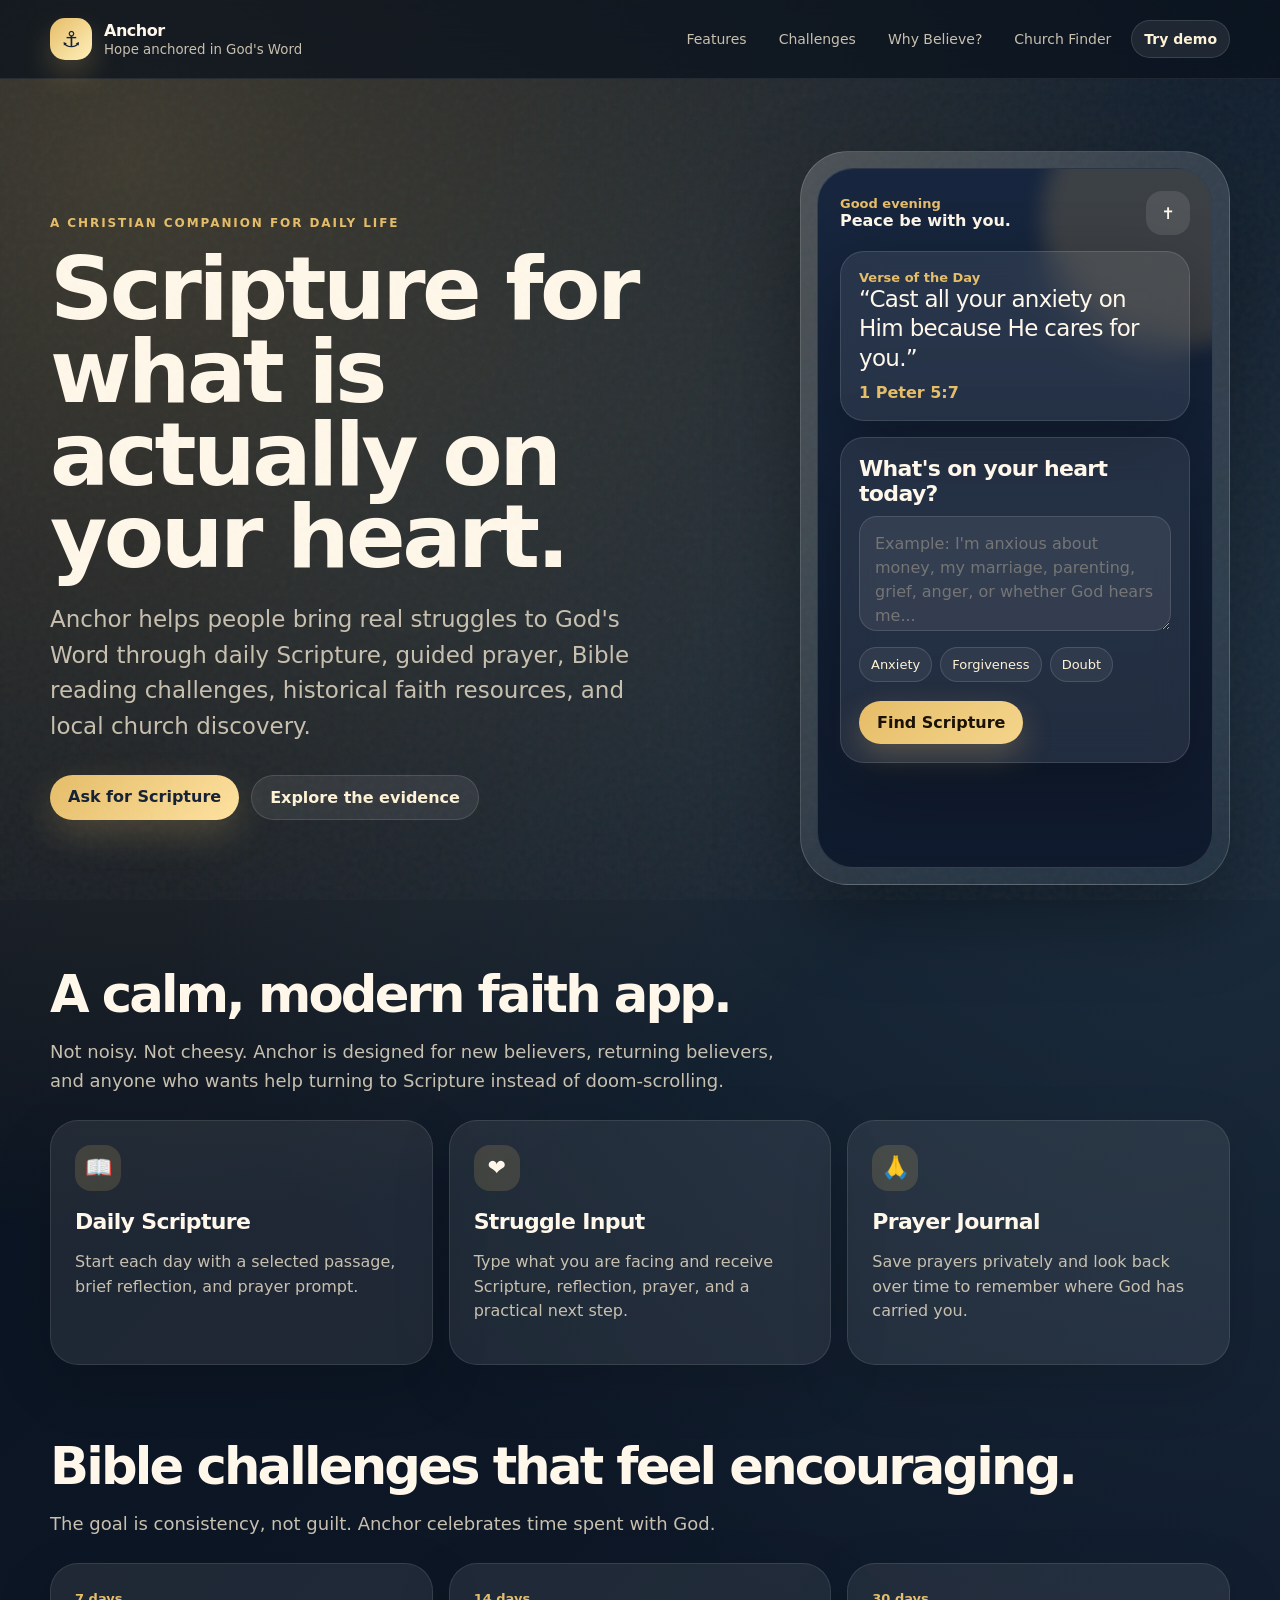
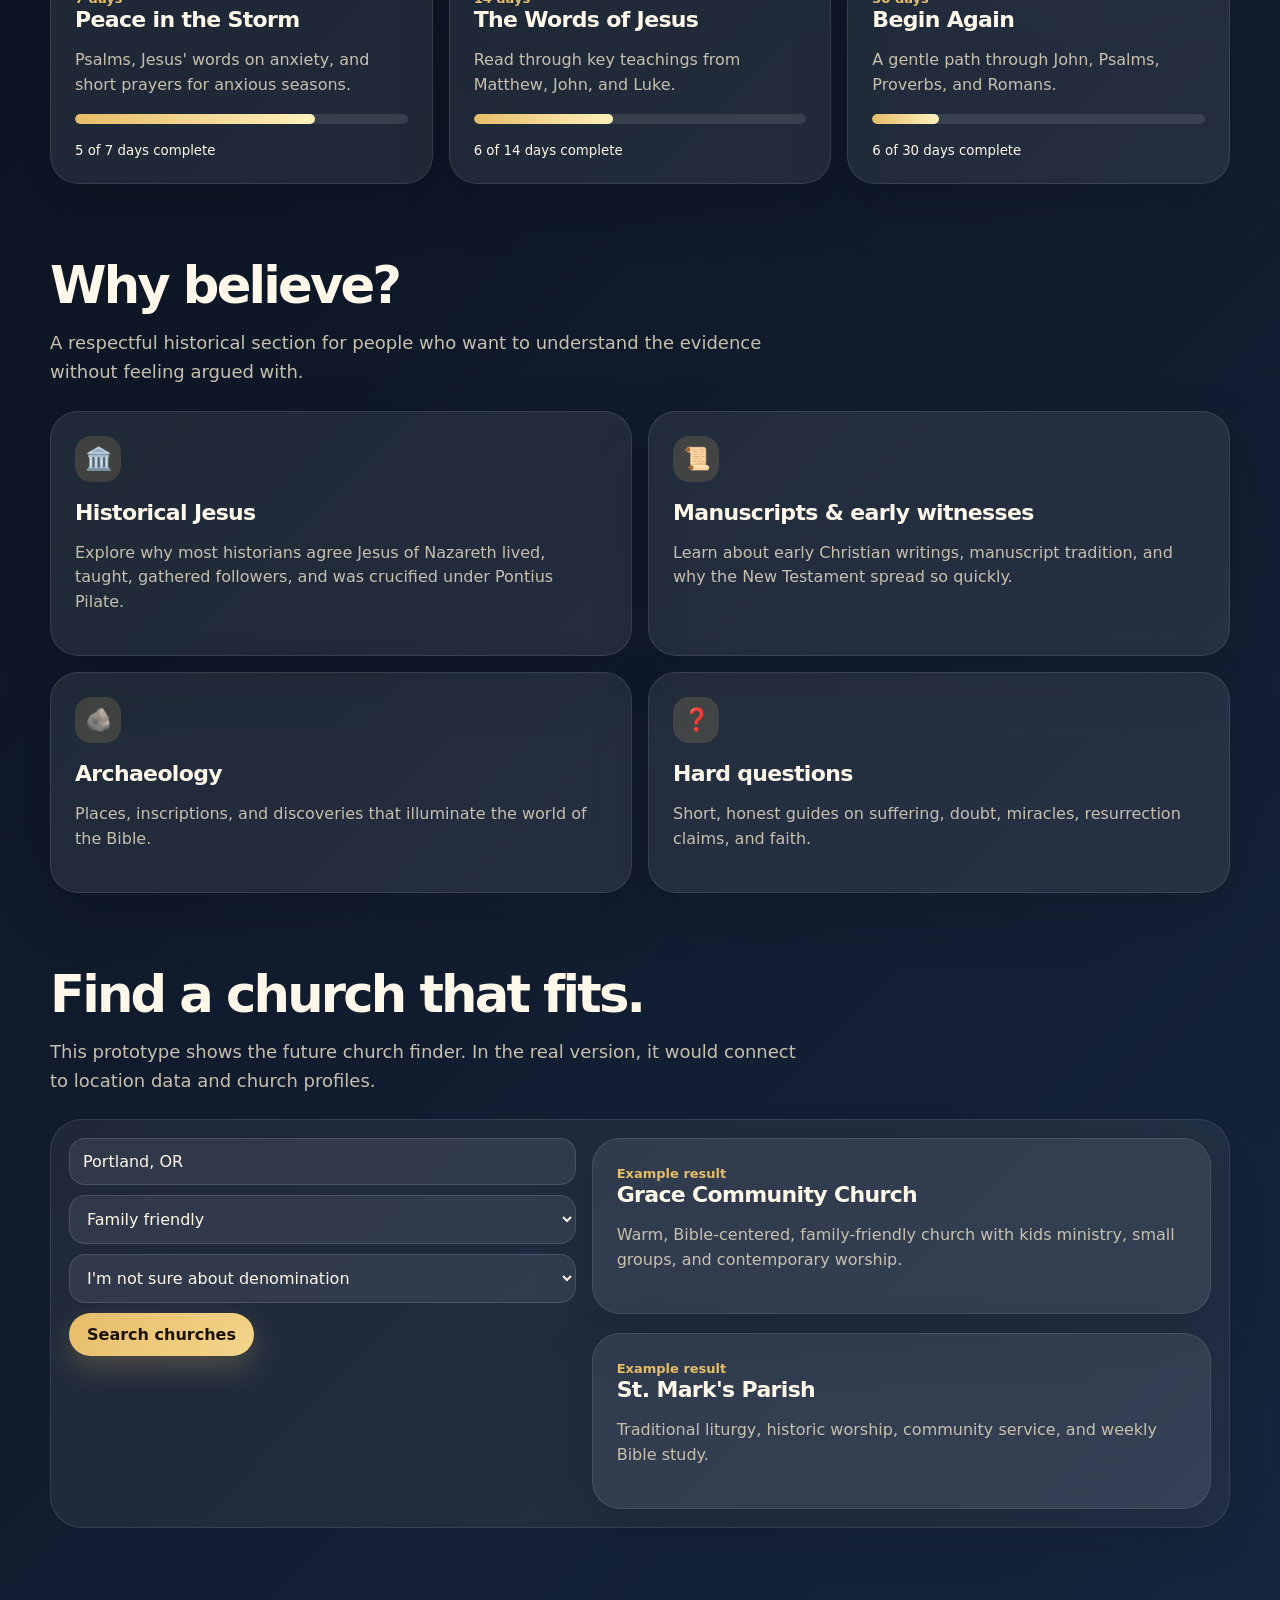
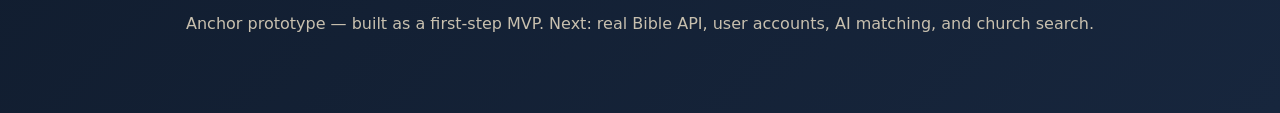
<file: index.html>
<!DOCTYPE html>
<html lang="en">
<head>
  <meta charset="UTF-8" />
  <meta name="viewport" content="width=device-width, initial-scale=1.0" />
  <title>Anchor — Hope Anchored in God's Word</title>
  <link rel="stylesheet" href="styles.css">
  <style>
    :root {
      --bg: #0d1726;
      --bg-soft: #132238;
      --card: rgba(255, 255, 255, 0.08);
      --card-strong: rgba(255, 255, 255, 0.13);
      --text: #fff8ea;
      --muted: #c8c0af;
      --gold: #e6bd68;
      --gold-dark: #b98a36;
      --cream: #fff3d6;
      --green: #86b78d;
      --danger: #e8897a;
      --shadow: 0 30px 80px rgba(0,0,0,.35);
      --radius: 28px;
      --max: 1180px;
    }

    * { box-sizing: border-box; }
    html { scroll-behavior: smooth; }
    body {
      margin: 0;
      font-family: Inter, ui-sans-serif, system-ui, -apple-system, BlinkMacSystemFont, "Segoe UI", sans-serif;
      background:
        radial-gradient(circle at 10% 5%, rgba(230,189,104,.24), transparent 32%),
        radial-gradient(circle at 90% 20%, rgba(99,148,170,.2), transparent 35%),
        linear-gradient(135deg, #09111d, var(--bg) 45%, #17263d);
      color: var(--text);
      min-height: 100vh;
    }

    a { color: inherit; text-decoration: none; }
    button, input, textarea, select { font: inherit; }

    .noise {
      position: fixed;
      inset: 0;
      pointer-events: none;
      opacity: .045;
      background-image: url("data:image/svg+xml,%3Csvg viewBox='0 0 200 200' xmlns='http://www.w3.org/2000/svg'%3E%3Cfilter id='n'%3E%3CfeTurbulence type='fractalNoise' baseFrequency='.75' numOctaves='3' stitchTiles='stitch'/%3E%3C/filter%3E%3Crect width='100%25' height='100%25' filter='url(%23n)'/%3E%3C/svg%3E");
    }

    .wrap { width: min(var(--max), calc(100% - 32px)); margin: 0 auto; }

    header {
      position: sticky;
      top: 0;
      z-index: 20;
      backdrop-filter: blur(18px);
      background: rgba(9,17,29,.72);
      border-bottom: 1px solid rgba(255,255,255,.08);
    }

    .nav {
      display: flex;
      justify-content: space-between;
      align-items: center;
      padding: 18px 0;
      gap: 18px;
    }

    .brand { display: flex; align-items: center; gap: 12px; font-weight: 800; letter-spacing: -.03em; }
    .logo {
      width: 42px; height: 42px; border-radius: 15px;
      display: grid; place-items: center;
      background: linear-gradient(135deg, var(--gold), #fff0bb);
      color: #152238;
      box-shadow: 0 14px 30px rgba(230,189,104,.24);
      font-size: 22px;
    }
    .brand small { display: block; color: var(--muted); font-weight: 500; letter-spacing: 0; margin-top: 2px; }

    .nav-links { display: flex; align-items: center; gap: 8px; flex-wrap: wrap; justify-content: flex-end; }
    .nav-links a { color: var(--muted); padding: 10px 12px; border-radius: 999px; font-size: 14px; }
    .nav-links a:hover { background: rgba(255,255,255,.08); color: var(--text); }
    .btn {
      border: 0;
      background: linear-gradient(135deg, var(--gold), #ffe3a0);
      color: #142033;
      font-weight: 800;
      padding: 12px 18px;
      border-radius: 999px;
      cursor: pointer;
      box-shadow: 0 14px 36px rgba(230,189,104,.22);
      transition: transform .18s ease, box-shadow .18s ease;
    }
    .btn:hover { transform: translateY(-2px); box-shadow: 0 18px 42px rgba(230,189,104,.3); }
    .btn.secondary { background: rgba(255,255,255,.08); color: var(--cream); box-shadow: none; border: 1px solid rgba(255,255,255,.12); }

    .hero {
      display: grid;
      grid-template-columns: 1.05fr .95fr;
      gap: 34px;
      align-items: center;
      padding: 72px 0 46px;
    }
    .eyebrow { color: var(--gold); text-transform: uppercase; letter-spacing: .16em; font-size: 12px; font-weight: 800; }
    h1 { font-size: clamp(48px, 7vw, 88px); line-height: .94; margin: 18px 0 18px; letter-spacing: -.07em; }
    .lead { color: var(--muted); font-size: clamp(18px, 2.2vw, 23px); line-height: 1.55; max-width: 680px; }
    .hero-actions { display: flex; gap: 12px; flex-wrap: wrap; margin-top: 30px; }

    .phone {
      width: min(430px, 100%);
      margin-left: auto;
      border-radius: 48px;
      padding: 16px;
      background: linear-gradient(145deg, rgba(255,255,255,.18), rgba(255,255,255,.04));
      border: 1px solid rgba(255,255,255,.16);
      box-shadow: var(--shadow);
    }
    .screen {
      min-height: 700px;
      border-radius: 36px;
      background: linear-gradient(180deg, #17263e, #0f1a2d);
      border: 1px solid rgba(255,255,255,.12);
      padding: 22px;
      overflow: hidden;
      position: relative;
    }
    .screen:before {
      content: "";
      position: absolute; inset: -80px -90px auto auto;
      width: 260px; height: 260px; border-radius: 999px;
      background: rgba(230,189,104,.18); filter: blur(10px);
    }
    .app-top { display: flex; justify-content: space-between; align-items: center; position: relative; z-index: 2; }
    .avatar { width: 44px; height: 44px; border-radius: 16px; background: rgba(255,255,255,.1); display:grid; place-items:center; }
    .app-card {
      position: relative; z-index: 2;
      background: var(--card);
      border: 1px solid rgba(255,255,255,.12);
      border-radius: 24px;
      padding: 18px;
      margin-top: 16px;
    }
    .verse { font-size: 23px; line-height: 1.28; letter-spacing: -.03em; }
    .ref { color: var(--gold); margin-top: 10px; font-weight: 700; }
    .input-box textarea {
      width: 100%; min-height: 115px; resize: vertical;
      color: var(--text); background: rgba(255,255,255,.07);
      border: 1px solid rgba(255,255,255,.12); border-radius: 18px;
      padding: 15px; outline: none; line-height: 1.5;
    }
    .input-box textarea:focus { border-color: rgba(230,189,104,.7); box-shadow: 0 0 0 4px rgba(230,189,104,.12); }
    .result { display: none; animation: rise .28s ease; }
    .result.show { display: block; }
    @keyframes rise { from { opacity: 0; transform: translateY(8px); } to { opacity: 1; transform: translateY(0); } }

    .chips { display: flex; gap: 8px; flex-wrap: wrap; margin-top: 12px; }
    .chip { border: 1px solid rgba(255,255,255,.13); background: rgba(255,255,255,.06); color: var(--cream); padding: 9px 11px; border-radius: 999px; font-size: 13px; cursor:pointer; }
    .chip:hover { border-color: rgba(230,189,104,.55); }

    .section { padding: 38px 0; }
    .section-title { font-size: clamp(34px, 4vw, 54px); line-height: 1; letter-spacing: -.055em; margin: 0 0 12px; }
    .section-lead { color: var(--muted); max-width: 760px; font-size: 18px; line-height: 1.6; margin-bottom: 24px; }
    .grid { display: grid; grid-template-columns: repeat(3, 1fr); gap: 16px; }
    .feature, .challenge, .evidence, .church-card {
      background: var(--card);
      border: 1px solid rgba(255,255,255,.1);
      border-radius: var(--radius);
      padding: 24px;
      box-shadow: 0 20px 60px rgba(0,0,0,.14);
    }
    .icon { width: 46px; height: 46px; border-radius: 16px; background: rgba(230,189,104,.16); display:grid; place-items:center; font-size: 22px; margin-bottom: 18px; }
    h3 { margin: 0 0 10px; letter-spacing: -.03em; font-size: 22px; }
    p { color: var(--muted); line-height: 1.55; }
    .progress { height: 10px; border-radius: 999px; background: rgba(255,255,255,.1); overflow:hidden; margin: 16px 0; }
    .progress > span { display:block; height:100%; width: var(--w); background: linear-gradient(90deg, var(--gold), #fff0bb); border-radius: inherit; }
    .tag { color: var(--gold); font-size: 13px; font-weight: 800; }

    .two { display: grid; grid-template-columns: 1fr 1fr; gap: 16px; }
    .finder {
      display: grid; grid-template-columns: .9fr 1.1fr; gap: 16px;
      background: rgba(255,255,255,.06); border: 1px solid rgba(255,255,255,.1); border-radius: 32px; padding: 18px;
    }
    .finder select, .finder input {
      width: 100%; margin-bottom: 10px; border-radius: 16px; padding: 13px;
      border: 1px solid rgba(255,255,255,.12); background: rgba(255,255,255,.08); color: var(--text); outline:none;
    }
    option { color: #111; }
    footer { padding: 48px 0 80px; color: var(--muted); text-align:center; }

    @media (max-width: 900px) {
      .hero, .two, .finder { grid-template-columns: 1fr; }
      .phone { margin: 0 auto; }
      .grid { grid-template-columns: 1fr; }
      .nav-links a { display: none; }
      .screen { min-height: auto; }
    }
  </style>
</head>
<body>
  <div class="noise"></div>
  <header>
    <div class="wrap nav">
      <a href="#top" class="brand">
        <span class="logo">⚓</span>
        <span>Anchor <small>Hope anchored in God's Word</small></span>
      </a>
      <nav class="nav-links">
        <a href="#features">Features</a>
        <a href="#challenges">Challenges</a>
        <a href="#believe">Why Believe?</a>
        <a href="#churches">Church Finder</a>
        <a class="btn secondary" href="#demo">Try demo</a>
      </nav>
    </div>
  </header>

  <main id="top" class="wrap">
    <section class="hero">
      <div>
        <div class="eyebrow">A Christian companion for daily life</div>
        <h1>Scripture for what is actually on your heart.</h1>
        <p class="lead">Anchor helps people bring real struggles to God's Word through daily Scripture, guided prayer, Bible reading challenges, historical faith resources, and local church discovery.</p>
        <div class="hero-actions">
          <a class="btn" href="#demo">Ask for Scripture</a>
          <a class="btn secondary" href="#believe">Explore the evidence</a>
        </div>
      </div>

      <div class="phone" id="demo">
        <div class="screen">
          <div class="app-top">
            <div>
              <div class="tag">Good evening</div>
              <strong>Peace be with you.</strong>
            </div>
            <div class="avatar">✝️</div>
          </div>

          <div class="app-card">
            <div class="tag">Verse of the Day</div>
            <div class="verse">“Cast all your anxiety on Him because He cares for you.”</div>
            <div class="ref">1 Peter 5:7</div>
          </div>

          <div class="app-card input-box">
            <h3>What's on your heart today?</h3>
            <textarea id="struggle" placeholder="Example: I'm anxious about money, my marriage, parenting, grief, anger, or whether God hears me..."></textarea>
            <div class="chips">
              <button class="chip" data-text="I feel anxious about money and the future.">Anxiety</button>
              <button class="chip" data-text="I am angry and struggling to forgive someone.">Forgiveness</button>
              <button class="chip" data-text="I feel distant from God and unsure if He hears me.">Doubt</button>
            </div>
            <br />
            <button class="btn" id="findScripture">Find Scripture</button>
          </div>

          <div class="app-card result" id="result">
            <div class="tag">God's Word for Today</div>
            <div class="verse" id="resultVerse"></div>
            <div class="ref" id="resultRef"></div>
            <p id="reflection"></p>
            <p><strong style="color:var(--cream)">Prayer:</strong> <span id="prayer"></span></p>
            <p><strong style="color:var(--cream)">Challenge:</strong> <span id="challenge"></span></p>
          </div>
        </div>
      </div>
    </section>

    <section id="features" class="section">
      <h2 class="section-title">A calm, modern faith app.</h2>
      <p class="section-lead">Not noisy. Not cheesy. Anchor is designed for new believers, returning believers, and anyone who wants help turning to Scripture instead of doom-scrolling.</p>
      <div class="grid">
        <div class="feature"><div class="icon">📖</div><h3>Daily Scripture</h3><p>Start each day with a selected passage, brief reflection, and prayer prompt.</p></div>
        <div class="feature"><div class="icon">❤️</div><h3>Struggle Input</h3><p>Type what you are facing and receive Scripture, reflection, prayer, and a practical next step.</p></div>
        <div class="feature"><div class="icon">🙏</div><h3>Prayer Journal</h3><p>Save prayers privately and look back over time to remember where God has carried you.</p></div>
      </div>
    </section>

    <section id="challenges" class="section">
      <h2 class="section-title">Bible challenges that feel encouraging.</h2>
      <p class="section-lead">The goal is consistency, not guilt. Anchor celebrates time spent with God.</p>
      <div class="grid">
        <div class="challenge"><span class="tag">7 days</span><h3>Peace in the Storm</h3><p>Psalms, Jesus' words on anxiety, and short prayers for anxious seasons.</p><div class="progress"><span style="--w:72%"></span></div><small>5 of 7 days complete</small></div>
        <div class="challenge"><span class="tag">14 days</span><h3>The Words of Jesus</h3><p>Read through key teachings from Matthew, John, and Luke.</p><div class="progress"><span style="--w:42%"></span></div><small>6 of 14 days complete</small></div>
        <div class="challenge"><span class="tag">30 days</span><h3>Begin Again</h3><p>A gentle path through John, Psalms, Proverbs, and Romans.</p><div class="progress"><span style="--w:20%"></span></div><small>6 of 30 days complete</small></div>
      </div>
    </section>

    <section id="believe" class="section">
      <h2 class="section-title">Why believe?</h2>
      <p class="section-lead">A respectful historical section for people who want to understand the evidence without feeling argued with.</p>
      <div class="two">
        <div class="evidence"><div class="icon">🏛️</div><h3>Historical Jesus</h3><p>Explore why most historians agree Jesus of Nazareth lived, taught, gathered followers, and was crucified under Pontius Pilate.</p></div>
        <div class="evidence"><div class="icon">📜</div><h3>Manuscripts & early witnesses</h3><p>Learn about early Christian writings, manuscript tradition, and why the New Testament spread so quickly.</p></div>
        <div class="evidence"><div class="icon">🪨</div><h3>Archaeology</h3><p>Places, inscriptions, and discoveries that illuminate the world of the Bible.</p></div>
        <div class="evidence"><div class="icon">❓</div><h3>Hard questions</h3><p>Short, honest guides on suffering, doubt, miracles, resurrection claims, and faith.</p></div>
      </div>
    </section>

    <section id="churches" class="section">
      <h2 class="section-title">Find a church that fits.</h2>
      <p class="section-lead">This prototype shows the future church finder. In the real version, it would connect to location data and church profiles.</p>
      <div class="finder">
        <div>
          <input placeholder="City or ZIP code" value="Portland, OR" />
          <select><option>Family friendly</option><option>Young adults</option><option>Traditional worship</option><option>Contemporary worship</option><option>Small groups</option></select>
          <select><option>I'm not sure about denomination</option><option>Non-denominational</option><option>Catholic</option><option>Baptist</option><option>Lutheran</option><option>Methodist</option></select>
          <button class="btn">Search churches</button>
        </div>
        <div>
          <div class="church-card"><span class="tag">Example result</span><h3>Grace Community Church</h3><p>Warm, Bible-centered, family-friendly church with kids ministry, small groups, and contemporary worship.</p></div>
          <br />
          <div class="church-card"><span class="tag">Example result</span><h3>St. Mark's Parish</h3><p>Traditional liturgy, historic worship, community service, and weekly Bible study.</p></div>
        </div>
      </div>
    </section>
  </main>

  <footer class="wrap">Anchor prototype — built as a first-step MVP. Next: real Bible API, user accounts, AI matching, and church search.</footer>

  <script>
    const data = {
      anxiety: {
        verse: '“Do not worry about tomorrow, for tomorrow will worry about itself.”', ref: 'Matthew 6:34',
        reflection: 'Jesus does not shame anxious hearts. He invites us back to today, where grace is actually available.',
        prayer: 'Lord, bring my mind back to Your presence today. Help me trust You with what I cannot control.',
        challenge: 'Before checking your phone tomorrow morning, spend five quiet minutes with this verse.'
      },
      forgive: {
        verse: '“Be kind and compassionate to one another, forgiving each other, just as in Christ God forgave you.”', ref: 'Ephesians 4:32',
        reflection: 'Forgiveness is not pretending pain did not happen. It is refusing to let bitterness become your master.',
        prayer: 'Lord, soften what has become hard in me. Teach me mercy without ignoring truth.',
        challenge: 'Pray once today for the person you are struggling to forgive.'
      },
      doubt: {
        verse: '“I do believe; help me overcome my unbelief!”', ref: 'Mark 9:24',
        reflection: 'Scripture makes room for honest faith. Doubt can become a doorway to deeper trust when brought to God honestly.',
        prayer: 'God, meet me in my questions. Give me courage to keep seeking You.',
        challenge: 'Read John 20 today and notice how Jesus responds to Thomas.'
      },
      default: {
        verse: '“The Lord is close to the brokenhearted and saves those who are crushed in spirit.”', ref: 'Psalm 34:18',
        reflection: 'God is not far from pain. Scripture repeatedly shows Him moving toward the wounded, weary, and afraid.',
        prayer: 'Father, be near to me today. Lead me one faithful step at a time.',
        challenge: 'Write one honest sentence to God, exactly as you are feeling.'
      }
    };

    const struggle = document.getElementById('struggle');
    const result = document.getElementById('result');
    const button = document.getElementById('findScripture');

    document.querySelectorAll('.chip').forEach(chip => chip.addEventListener('click', () => {
      struggle.value = chip.dataset.text;
      button.click();
    }));

    button.addEventListener('click', () => {
      const text = struggle.value.toLowerCase();
      let pick = data.default;
      if (text.includes('anx') || text.includes('money') || text.includes('fear') || text.includes('future')) pick = data.anxiety;
      if (text.includes('forgive') || text.includes('angry') || text.includes('anger') || text.includes('bitter')) pick = data.forgive;
      if (text.includes('doubt') || text.includes('distant') || text.includes('hear') || text.includes('unsure')) pick = data.doubt;
      document.getElementById('resultVerse').textContent = pick.verse;
      document.getElementById('resultRef').textContent = pick.ref;
      document.getElementById('reflection').textContent = pick.reflection;
      document.getElementById('prayer').textContent = pick.prayer;
      document.getElementById('challenge').textContent = pick.challenge;
      result.classList.add('show');
      result.scrollIntoView({behavior:'smooth', block:'nearest'});
    });
  </script>
<script src="data/verses.js"></script>
<script src="script.js"></script>
</body>
</html>
</file>
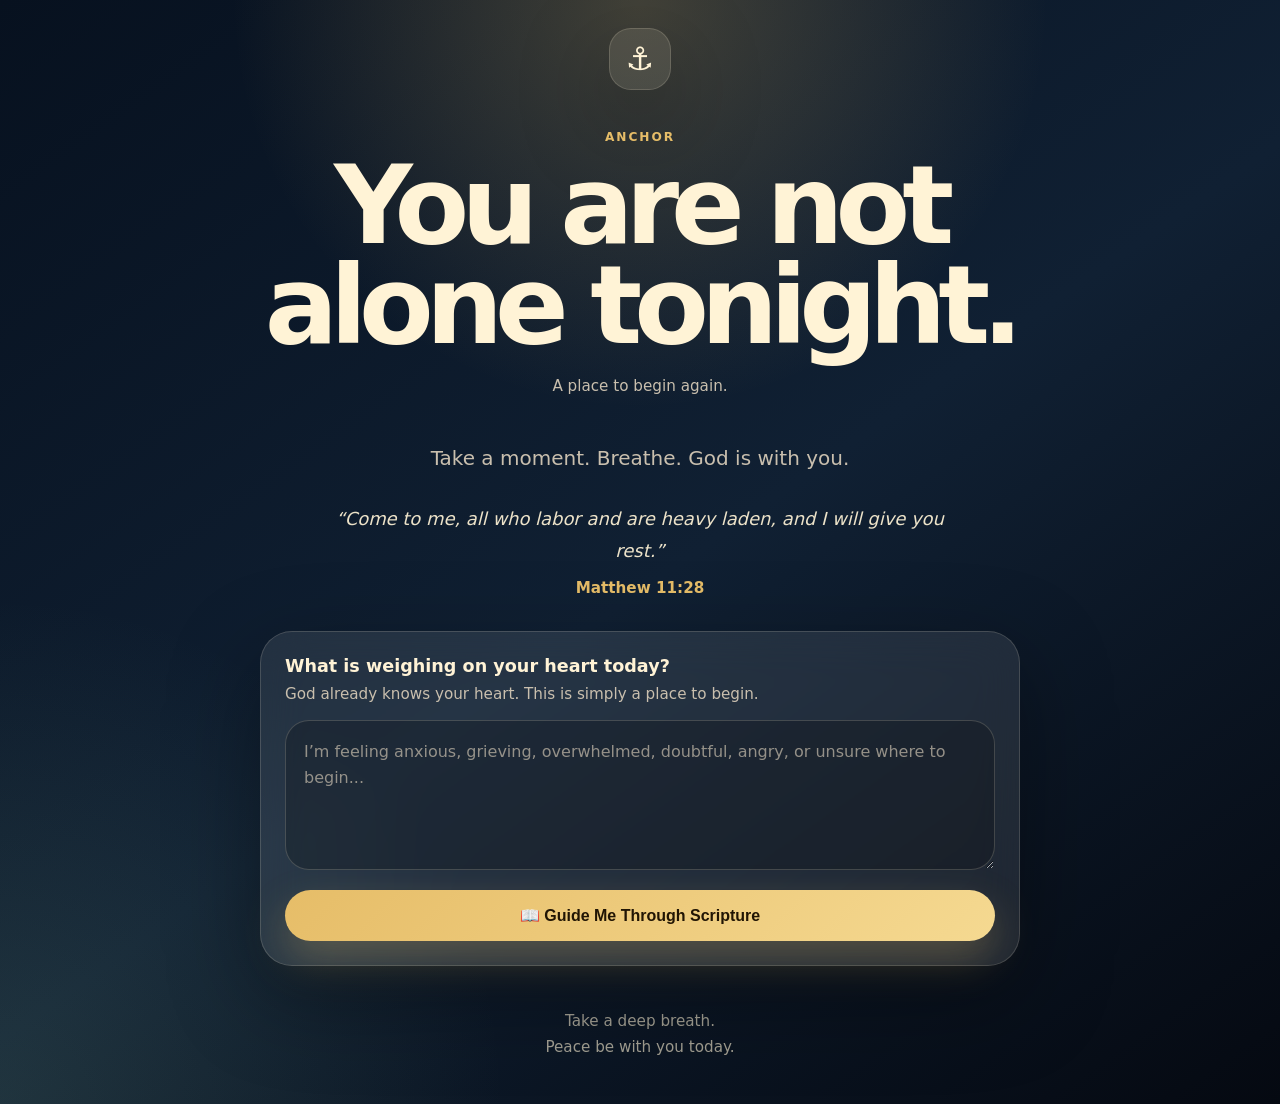
<file: alpha/index.html>
<!DOCTYPE html>
<html lang="en">
<head>
  <meta charset="UTF-8" />
  <meta name="viewport" content="width=device-width, initial-scale=1.0" />
  <title>Anchor</title>
  <link rel="stylesheet" href="components.css">

  <style>
    :root {
      --cream: #fff3d6;
      --muted: #c9bfae;
      --gold: #e6bd68;
      --card: rgba(255, 255, 255, 0.09);
      --border: rgba(255, 243, 214, 0.16);
      --shadow: 0 30px 90px rgba(0,0,0,0.35);
    }

    * { box-sizing: border-box; }

    body {
      margin: 0;
      min-height: 100vh;
      font-family: Inter, system-ui, -apple-system, BlinkMacSystemFont, "Segoe UI", sans-serif;
      color: var(--cream);
      background:
        radial-gradient(circle at top, rgba(230, 189, 104, 0.25), transparent 32%),
        radial-gradient(circle at bottom left, rgba(134, 183, 141, 0.14), transparent 30%),
        linear-gradient(145deg, #07111f 0%, #102033 52%, #050911 100%);
      display: flex;
      justify-content: center;
      padding: 28px 18px;
    }

    .sanctuary {
      width: 100%;
      max-width: 760px;
      min-height: calc(100vh - 56px);
      display: flex;
      flex-direction: column;
      justify-content: center;
      gap: 28px;
      text-align: center;
    }

    .brand-mark {
      width: 62px;
      height: 62px;
      margin: 0 auto;
      border-radius: 22px;
      display: grid;
      place-items: center;
      background: rgba(255, 243, 214, 0.1);
      border: 1px solid var(--border);
      box-shadow: var(--shadow);
      font-size: 2rem;
    }

    .eyebrow {
      color: var(--gold);
      font-weight: 700;
      letter-spacing: 0.16em;
      text-transform: uppercase;
      font-size: 0.76rem;
    }

    h1 {
      margin: 0;
      font-size: clamp(3.2rem, 12vw, 6.8rem);
      line-height: 0.92;
      letter-spacing: -0.075em;
    }

    .sub {
      max-width: 560px;
      margin: 0 auto;
      color: var(--muted);
      font-size: clamp(1rem, 3vw, 1.25rem);
      line-height: 1.7;
    }

    .verse {
      max-width: 620px;
      margin: 0 auto;
      color: rgba(255, 243, 214, 0.92);
      font-size: 1.12rem;
      line-height: 1.8;
      font-style: italic;
    }

    .verse span {
      display: block;
      margin-top: 8px;
      color: var(--gold);
      font-style: normal;
      font-weight: 700;
      font-size: 0.95rem;
    }

    .search-card {
      text-align: left;
      background: var(--card);
      border: 1px solid var(--border);
      border-radius: 32px;
      padding: 24px;
      box-shadow: var(--shadow);
      backdrop-filter: blur(22px);
    }

    .search-card label {
      display: block;
      font-size: 1.1rem;
      font-weight: 800;
      margin-bottom: 6px;
    }

    .helper-text {
      margin: 0 0 14px;
      color: var(--muted);
      line-height: 1.6;
      font-size: 0.95rem;
    }

    textarea {
      width: 100%;
      min-height: 150px;
      resize: vertical;
      border: 1px solid rgba(255, 243, 214, 0.18);
      border-radius: 24px;
      background: rgba(0, 0, 0, 0.2);
      color: var(--cream);
      padding: 18px;
      font: inherit;
      line-height: 1.6;
      outline: none;
    }

    textarea::placeholder {
      color: rgba(201, 191, 174, 0.7);
    }

    button {
      width: 100%;
      margin-top: 16px;
      border: none;
      border-radius: 999px;
      padding: 16px 22px;
      font-weight: 900;
      font-size: 1rem;
      cursor: pointer;
      background: linear-gradient(135deg, var(--gold), #f5d991);
      color: #211504;
      box-shadow: 0 18px 42px rgba(230, 189, 104, 0.28);
    }

    .breath {
      color: rgba(255, 243, 214, 0.62);
      font-size: 0.95rem;
      line-height: 1.7;
    }

    @media (max-width: 560px) {
      .sanctuary {
        justify-content: flex-start;
        padding-top: 38px;
      }

      .search-card {
        border-radius: 26px;
        padding: 18px;
      }
    }
  </style>
</head>

<body>
  <main class="sanctuary">
    <div class="brand-mark" id="anchorMark">
  ⚓
    </div>

    <div>
      <p class="eyebrow">ANCHOR</p>
      <h1 id="dailyGreeting">Peace be with you.</h1>

      <p class="helper-text" style="text-align:center; margin-top:18px;">
        A place to begin again.
      </p>
    </div>

    <p class="sub">
      Take a moment. Breathe. God is with you.
    </p>

    <p class="verse">
      “Come to me, all who labor and are heavy laden, and I will give you rest.”
      <span>Matthew 11:28</span>
    </p>

    <section class="search-card">
      <label for="heartInput">What is weighing on your heart today?</label>

      <p class="helper-text">
        God already knows your heart. This is simply a place to begin.
      </p>

      <textarea
        id="heartInput"
        placeholder="I’m feeling anxious, grieving, overwhelmed, doubtful, angry, or unsure where to begin..."
      ></textarea>

      <button id="guideButton">📖 Guide Me Through Scripture</button>
    </section>
    <p id="quietMoment" class="quiet-message hidden">
  Take a quiet moment.<br>
  Let's begin with God's Word.
    </p>
    <div id="breathLine" class="breath-line hidden"></div>
    <section class="scripture-card fade-up hidden" id="scriptureCard">
      <p class="anchor-section-title">
        📖 God's Word
      </p>

      <blockquote>
        “The Lord is close to the brokenhearted and saves those who are crushed in spirit.”
      </blockquote>

      <p class="scripture-ref">
        Psalm 34:18
      </p>

      <div class="scripture-divider"></div>

      <p class="scripture-note">
        Sit with these words for a moment before continuing.
      </p>
      <div class="journey-section">
  <p class="anchor-section-title">💭 Pause & Reflect</p>
  <p id="reflectionText"></p>
</div>

<div class="journey-section">
  <p class="anchor-section-title">🙏 Pray</p>
  <p id="prayerText"></p>
</div>

<div class="journey-section">
  <p class="anchor-section-title">🌱 One Small Step</p>
  <p id="nextStepText"></p>
</div>

<div class="journey-section">
  <p class="anchor-section-title">📚 Continue Reading</p>
  <ul id="continueReadingList"></ul>
</div>
    </section>

    <p class="breath">
      Take a deep breath.<br>
      Peace be with you today.
    </p>
  </main>

  <script src="journeys.js"></script>
  <script src="app.js"></script>
</body>
</html>
</file>
<file: styles.css>
.result {
  white-space: pre-line;
}

.result-card,
.app-card.result {
  animation: fadeUp 0.5s ease;
}

#resultVerse {
  line-height: 1.8;
  font-size: 1rem;
}

#reflection,
#prayer,
#challenge {
  line-height: 1.7;
}

@keyframes fadeUp {
  from {
    opacity: 0;
    transform: translateY(12px);
  }

  to {
    opacity: 1;
    transform: translateY(0);
  }
}
body {
  background:
    radial-gradient(circle at top left, rgba(230, 189, 104, 0.18), transparent 32%),
    radial-gradient(circle at top right, rgba(134, 183, 141, 0.14), transparent 28%),
    linear-gradient(135deg, #0d1726 0%, #132238 45%, #07111f 100%);
}

.hero h1,
h1 {
  letter-spacing: -0.04em;
}

.app-card {
  backdrop-filter: blur(18px);
  border: 1px solid rgba(255, 243, 214, 0.14);
  box-shadow: 0 24px 70px rgba(0, 0, 0, 0.28);
}

.input-box {
  background:
    linear-gradient(180deg, rgba(255,255,255,0.13), rgba(255,255,255,0.06));
}

textarea {
  min-height: 130px;
  font-size: 1rem;
  line-height: 1.6;
}

.btn,
button.btn {
  background: linear-gradient(135deg, var(--gold), #f4d58c);
  color: #1b1204;
  box-shadow: 0 12px 30px rgba(230, 189, 104, 0.25);
  transition: transform 0.2s ease, box-shadow 0.2s ease;
}

.btn:hover,
button.btn:hover {
  transform: translateY(-2px);
  box-shadow: 0 18px 42px rgba(230, 189, 104, 0.34);
}

.chip {
  transition: transform 0.2s ease, background 0.2s ease;
}

.chip:hover {
  transform: translateY(-1px);
  background: rgba(255, 243, 214, 0.16);
}

.section-label,
.result-section h3 {
  color: var(--gold);
  font-weight: 800;
}

.result-section p {
  margin: 8px 0;
  padding: 6px 0;
  border-bottom: 1px solid rgba(255, 243, 214, 0.08);
}

#resultRef {
  color: var(--gold);
  font-weight: 700;
  margin-top: 10px;
}

@media (max-width: 700px) {
  .hero h1,
  h1 {
    font-size: clamp(2.3rem, 11vw, 4rem);
  }

  .app-card {
    border-radius: 22px;
  }

  .btn,
  button.btn {
    width: 100%;
  }
}
</file>
<file: alpha/components.css>
/*
=========================================
ANCHOR DESIGN SYSTEM
A place to begin again.
=========================================
*/

/* =========================
   Variables
========================= */

:root {
  --bg: #07111f;

  --surface: rgba(255,255,255,.08);

  --text: #fff7eb;

  --muted: #cabfae;

  --gold: #e6bd68;

  --border: rgba(255,255,255,.12);

  --radius: 28px;

  --shadow: 0 24px 80px rgba(0,0,0,.30);

  --speed: .35s;
}


/* =========================
   Cards
========================= */

.scripture-card{
  background:var(--surface);

  border:1px solid var(--border);

  border-radius:var(--radius);

  padding:28px;

  box-shadow:var(--shadow);

  backdrop-filter:blur(22px);

  text-align:left;
}


/* =========================
   Typography
========================= */

.anchor-section-title{

  color:var(--gold);

  font-weight:800;

  margin-bottom:18px;

}

.scripture-card blockquote{

  margin:0;

  font-size:clamp(1.45rem,4vw,2rem);

  line-height:1.6;

}

.scripture-ref{

  color:var(--gold);

  font-weight:700;

  margin-top:22px;

}

.scripture-divider{

  height:1px;

  background:rgba(255,255,255,.08);

  margin:28px 0;

}

.scripture-note{

  text-align:center;

  color:var(--muted);

  font-style:italic;

  line-height:1.8;

}


/* =========================
   Quiet Moment
========================= */

.quiet-message{

  margin-top:24px;

  color:var(--muted);

  text-align:center;

  line-height:1.8;

  font-style:italic;

  opacity:0;

  transition:opacity .5s ease;

}

.quiet-message.show{

  opacity:1;

}


/* =========================
   Utilities
========================= */

.hidden{

  display:none;

}

.fade-out{

  opacity:0;

  transform:translateY(-8px);

  transition:
    opacity .45s ease,
    transform .45s ease;

  pointer-events:none;

}


/* =========================
   Animations
========================= */

.fade-up{

  animation:fadeUp .45s ease;

}

@keyframes fadeUp{

  from{

    opacity:0;

    transform:translateY(14px);

  }

  to{

    opacity:1;

    transform:translateY(0);

  }

}


/* =========================
   Anchor Breath
========================= */

.anchor-breath{

  animation:anchorBreath 1.2s ease;

}

@keyframes anchorBreath{

  0%{

    transform:scale(1);

    box-shadow:0 0 0 rgba(230,189,104,0);

  }

  50%{

    transform:scale(1.08);

    box-shadow:
      0 0 45px rgba(230,189,104,.45);

  }

  100%{

    transform:scale(1);

    box-shadow:0 0 0 rgba(230,189,104,0);

  }

}
.breath-line {
  width: 0%;
  height: 2px;
  margin: 18px auto 0;
  border-radius: 999px;
  background: linear-gradient(90deg, transparent, var(--gold), transparent);
  opacity: 0;
  transition: opacity .4s ease;
}

.breath-line.show {
  opacity: 1;
  animation: breathLine 1.2s ease forwards;
}

@keyframes breathLine {
  from {
    width: 0%;
  }

  to {
    width: 72%;
  }
}
</file>
